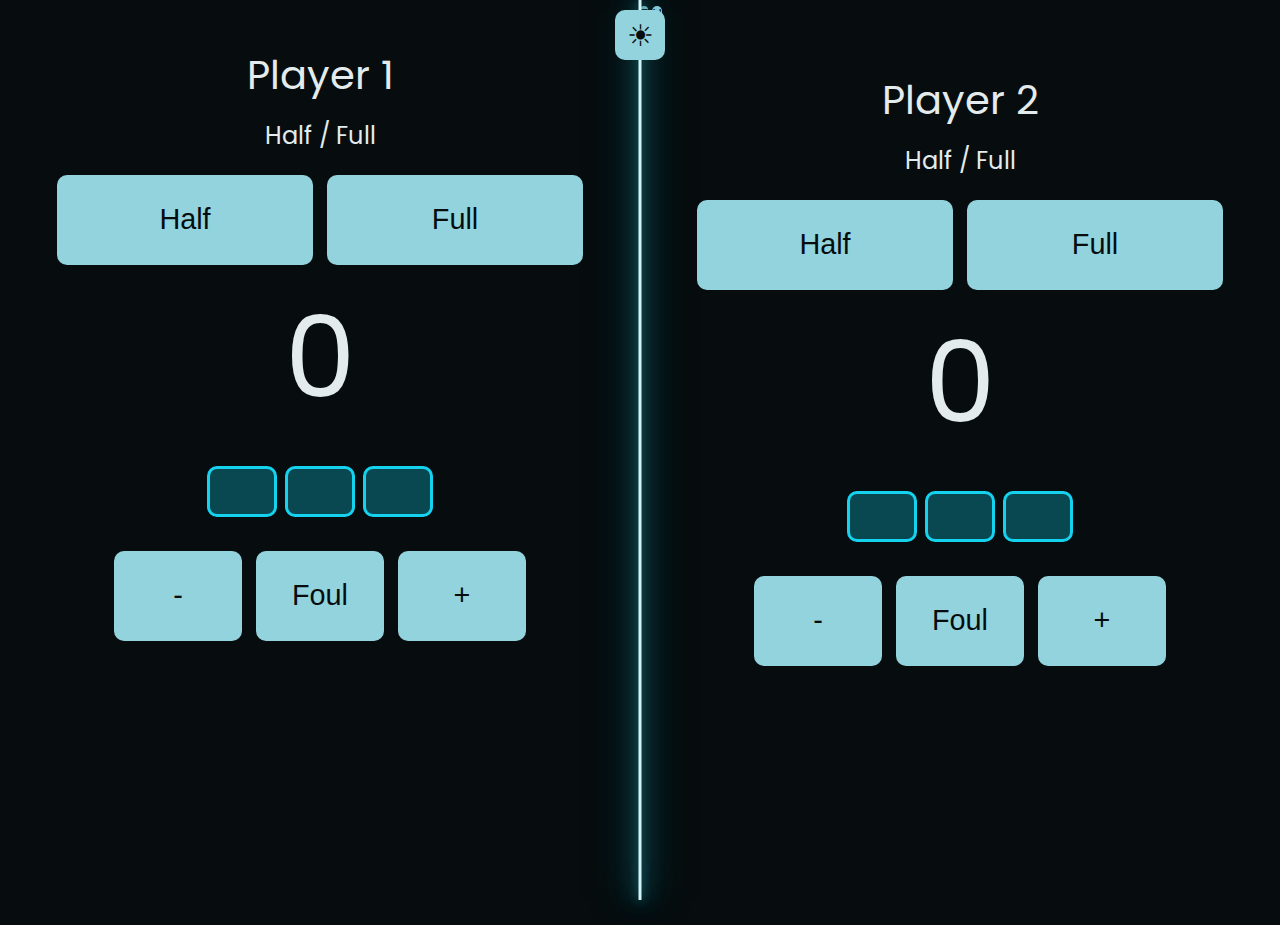
<file: index.html>
<!DOCTYPE html>
<html>
    <head>
        <title>Billtrack</title>
        <link rel="stylesheet" href="style.css">
        <link rel="icon" type="image/x-icon" href="favicon.png">
        <meta name="apple-mobile-web-app-capable" content="yes">
    </head>
    <body onload="checkTheme()">
        <button id="fullScreen" class="fullScreen">F</button>
        <button id="theme-toggle" class="theme-toggle">☀</button>
        <button id="history" class="history">H</button>
        <div id="pl1" class="pl1">
            <p id="pl1_name" class="pl_name">Player 1</p>
            <p id="pl1_ball" class="pl_ball">Half / Full</p>
            <button id="pl1_decideHalf" class="pl_decideHalf">Half</button>
            <button id="pl1_decideFull" class="pl_decideHalf">Full</button>
            <p id="pl1_score" class="pl1_score">0</p>
            <div id="pl1_fouls" class="pl1_fouls">
                <div id="pl1_foul1" class="pl1_foul1"></div>
                <div id="pl1_foul2" class="pl1_foul2"></div>
                <div id="pl1_foul3" class="pl1_foul3"></div>
            </div>
            <button id="pl1_countDown" class="pl_countDown">-</button>
            <button id="pl1_foul" class="pl_foul">Foul</button>
            <button id="pl1_countUp" class="pl_countUp">+</button>
        </div>
        <div class="divider"></div>
        <div id="pl2" class="pl2">
            <p id="pl2_name" class="pl_name">Player 2</p>
            <p id="pl2_ball" class="pl_ball">Half / Full</p>
            <button id="pl2_decideHalf" class="pl_decideHalf">Half</button>
            <button id="pl2_decideFull" class="pl_decideHalf">Full</button>
            <p id="pl2_score" class="pl2_score">0</p>
            <div id="pl2_fouls" class="pl2_fouls">
                <div id="pl2_foul1" class="pl2_foul1"></div>
                <div id="pl2_foul2" class="pl2_foul2"></div>
                <div id="pl2_foul3" class="pl2_foul3"></div>
            </div>
            <button id="pl2_countDown" class="pl_countDown">-</button>
            <button id="pl2_foul" class="pl_foul">Foul</button>
            <button id="pl2_countUp" class="pl_countUp">+</button>
        </div>
        <script src="script.js"></script>
    </body>
</html>
</file>
<file: style.css>
@import url('https://fonts.googleapis.com/css?family=Poppins');

:root[data-theme="light"] {
    --text: rgb(18, 26, 28);
    --background: rgb(241, 247, 248);
    --primary: rgb(34, 99, 109);
    --secondary: rgb(125, 218, 232);
    --secondaryLight: rgb(38, 193, 217);
    --accent: rgb(16, 205, 234);
    --empty: rgba(16, 205, 234, 0.3);
}

:root[data-theme="dark"] {
    --text: rgb(227, 235, 237);
    --background: rgb(7, 13, 14);
    --primary: rgb(146, 211, 221);
    --secondary: rgb(23, 116, 130);
    --secondaryLight: rgb(212, 243, 247);
    --accent: rgb(21, 210, 239);
    --empty: rgba(21, 210, 239, 0.3);
}

* {
    margin: 0;
    padding: 0;
    overflow: hidden;
    -webkit-touch-callout: none;
    -webkit-user-select: none;
    -khtml-user-select: none;
    -moz-user-select: none;
    -ms-user-select: none;
    user-select: none;
}

body {
    background-color: var(--background);
    color: var(--text);
    font-family: 'Poppins', sans-serif;
    font-weight: 400;
}

.beGone {
    display: none !important;
}

button {
    background-color: var(--primary);
    color: var(--background);
    border-radius: 10px;
    border: none;
    text-align: center;
}

button:active {
    transform: translateY(3px);
}

.fullScreenPrompt, .theme-toggle {
    position: absolute;
    bottom: 10px;
    left: 50%;
    transform: translateX(-50%);
    width: 50px;
    height: 50px;
    z-index: 3;
    font-size: 30px;
}

.theme-toggle {
    top: 10px !important;
}

.fullScreenPrompt:active, .theme-toggle:active {
    transform: translateX(-50%) translateY(3px) !important;
}

.gameOver {
    display: flex;
    align-items: center;
    justify-content: center;
    position: absolute;
    top: 0;
    left: 0;
    width: 100vw;
    height: 100vh;
    font-size: 4rem;
    z-index: 5;
    text-align: center;
    background-color: var(--background);
}

.pl1, .pl2 {
    width: 50vw;
    height: 100vh;
    text-align: center;
}

.pl1 {
    float: left;
}

.divider {
    position: absolute;
    top: 50%;
    left: 50%;
    transform: translate(-50%, -50%);
    width: 3px;
    height: 100vh;
    background-color: var(--secondaryLight);
    z-index: 2;
    box-shadow: 0 0 10px var(--secondary), 0 0 20px var(--secondary), 0 0 30px var(--secondary), 0 0 40px var(--secondary), 0 0 50px var(--secondary);
}

.pl_name {
    font-size: 2.5rem;
    text-align: center;
    margin-top: 5vh;
}

.pl_ball {
    font-size: 1.5rem;
    text-align: center;
    margin: 0.8rem;
}

.pl_decideHalf, .pl_countUp, .pl_countDown, .pl_foul {
    font-size: 1.8rem;
    margin: 1vh 5px;
    padding: 5px;
    width: 10vw;
    height: 10vh;
}

.pl_decideHalf {
    width: 20vw;
}

.pl1_score, .pl2_score {
    font-size: 7rem;
    text-align: center;
    margin: 0;
}

.pl1_fouls, .pl2_fouls {
    display: flex;
    flex-direction: row;
    justify-content: center;
    align-items: center;
    margin: 1vh 5px;
    padding: 5px;
    border-radius: 10px;
    width: 20vw;
    height: 10vh;
    margin: 0 auto;
}

.pl1_foul1, .pl1_foul2, .pl1_foul3,
.pl2_foul1, .pl2_foul2, .pl2_foul3 {
    background-color: var(--empty);
    width: 5vw;
    height: 5vh;
    border: 3px solid var(--accent);
    border-radius: 10px;
    margin: 0 0.3vw;
}
</file>
